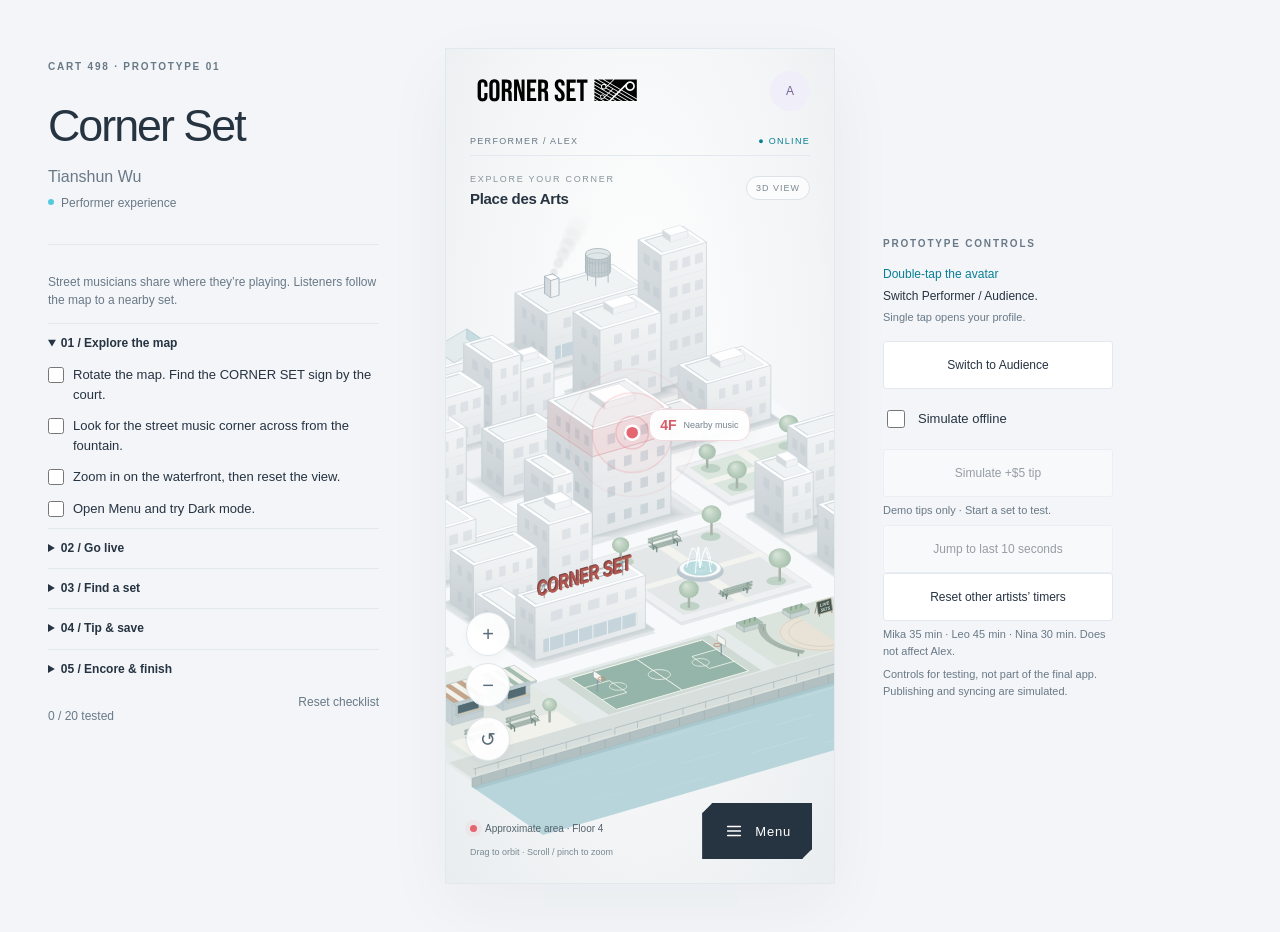
<file: index.html>
<!DOCTYPE html>
<html lang="en">
<head>
  <meta charset="UTF-8">
  <meta name="viewport" content="width=device-width, initial-scale=1">
  <meta name="theme-color" content="#f5f7fa">
  <script>try { document.documentElement.dataset.theme = localStorage.getItem("corner-set-theme") === "night" ? "night" : "day"; } catch {}</script>
  <title>Corner Set — Performer Prototype</title>
  <link rel="stylesheet" href="styles.css">
  <link rel="stylesheet" href="map3d.css">
  <link rel="stylesheet" href="themes.css">
  <script src="themes.js" defer></script>
  <script src="script.js" defer></script>
  <script src="audience.js" defer></script>
  <script src="map3d.js" defer></script>
  <script src="tip-jar.js" defer></script>
  <link rel="stylesheet" href="map-menu.css">
  <script src="map-menu.js" defer></script>
</head>
<body>
  <div class="workspace">
    <aside class="intro">
      <p class="eyebrow">CART 498 · PROTOTYPE 01</p>
      <h1>Corner Set</h1>
      <p class="intro-author">Tianshun Wu</p>
      <p class="intro-role"><span class="intro-performer">Performer experience</span><span class="intro-audience">Audience experience</span></p>
    </aside>

    <div class="app">
      <header class="app-header">
        <a class="brand" href="./index.html" aria-label="Corner Set home">
          <img class="brand-logo" src="assets/LOGO.svg" alt="Corner Set">
        </a>
        <button id="open-profile" class="avatar avatar-button" type="button" aria-label="Open Alex’s profile" aria-controls="profile" aria-expanded="false">A</button>
      </header>

      <div class="mode-bar">
        <span id="role-label">PERFORMER / ALEX</span>
        <span id="connection">● ONLINE</span>
      </div>

      <p id="network-note" class="notice" role="status" hidden></p>
      <p id="storage-note" class="notice" hidden>
        Storage unavailable. Refreshing will reset this demo.
      </p>

      <main id="main">
        <!-- PROFILE: uses the existing fictional demo performer. -->
        <section id="profile" class="screen profile-screen" hidden>
          <button id="profile-back" class="text-button" type="button">← Back</button>
          <p class="eyebrow">YOUR CORNER</p>
          <h2 tabindex="-1">Your profile.</h2>
          <div class="profile-identity">
            <span class="avatar profile-avatar" aria-hidden="true">A</span>
            <div><h3>Alex</h3><p class="small muted">Guitar &amp; vocals</p><span class="tag">PERFORMER</span></div>
          </div>
          <div id="own-musician-profile" class="musician-micro-profile">
              <ul class="music-tags" aria-label="Music genres"></ul>
              <p class="eyebrow musician-about-label">BEHIND THE SOUND</p>
              <p class="musician-bio"></p>
              <a class="musician-social" target="_blank" rel="noopener noreferrer">
                <svg viewBox="0 0 24 24" fill="none" stroke="currentColor" stroke-width="1.6" aria-hidden="true"><rect x="3" y="3" width="18" height="18" rx="5"/><circle cx="12" cy="12" r="4"/><circle cx="17.5" cy="6.5" r=".8" fill="currentColor" stroke="none"/></svg>
                <span class="social-copy"><span class="social-label">Instagram <span class="social-demo">· Sample</span></span><span class="social-handle"></span></span>
                
              </a>
            </div>
          <dl class="profile-details">
            <div><dt>Display name</dt><dd>Alex</dd></div>
            <div><dt>Instruments</dt><dd>Guitar &amp; vocals</dd></div>
            <div><dt>Home corner</dt><dd>Place des Arts</dd></div>
          </dl>
          <p class="profile-demo small muted">Demo profile · Sample information</p>
          <div class="profile-appearance">
            <p class="eyebrow">APPEARANCE</p>
            <div class="theme-row">
              <div><strong>Night mode</strong><p id="theme-description" class="small muted">A softer view after sunset.</p></div>
              <button id="theme-toggle" class="theme-switch" type="button" role="switch" aria-checked="false" aria-label="Night mode" aria-describedby="theme-description"><span aria-hidden="true"></span></button>
            </div>
            <fieldset class="palette-picker"><legend>Theme</legend>
              <label><input type="radio" name="palette" value="studio" checked><span class="palette-card" style="--a:#087f96;--b:#d3e8eb;--c:#263341"><i aria-hidden="true"></i>Studio</span></label>
              <label><input type="radio" name="palette" value="flyer"><span class="palette-card" style="--a:#152957;--b:#e4ff31;--c:#ff659c"><i aria-hidden="true"></i>Flyer</span></label>
              <label><input type="radio" name="palette" value="vinyl"><span class="palette-card" style="--a:#385643;--b:#d5c9b2;--c:#493548"><i aria-hidden="true"></i>Vinyl</span></label>
            </fieldset>
          </div>
        </section>
        <!-- HOME -->
        <section id="home" class="screen home-screen" aria-label="Home — performance area" tabindex="-1">

          <div class="map map-3d" role="group" aria-label="Interactive illustrative 3D neighborhood">
            <canvas id="city-canvas" class="city-canvas" tabindex="0" role="img"
              aria-label="Rotatable 3D neighborhood. A red signal marks approximately floor four of the central building."
              aria-describedby="map-instructions">Your browser does not support the 3D neighborhood preview.</canvas>
            <div class="map-heading"><span>EXPLORE YOUR CORNER</span><strong>Place des Arts</strong></div>
            <span class="map-dimension">3D VIEW</span>
            <div id="floor-label" class="floor-label"><b>4F</b><span>Nearby music</span></div>
            <div class="map-tools" role="group" aria-label="Map controls">
              <button type="button" data-map="in" aria-label="Zoom in" title="Zoom in">+</button>
              <button type="button" data-map="out" aria-label="Zoom out" title="Zoom out">−</button>
              <button type="button" data-map="reset" aria-label="Reset map view" title="Reset view">↺</button>
            </div>
            <div class="map-legend">
              <div class="map-signal-key"><i aria-hidden="true"></i>Approximate area · Floor 4</div>
              <p>Signal stays visible through buildings · Not an exact pin</p>
              <p class="map-help">Drag to orbit · Scroll / pinch to zoom</p>
            </div>
            <span id="map-instructions" class="sr-only">Drag to rotate. Shift-drag or use two fingers to pan. Scroll or pinch to zoom. Keyboard: arrow keys rotate, plus and minus zoom, Home resets. Illustrative buildings and example performance only; not a real listing.</span>
            <p class="map-fallback">3D preview unavailable. Example music area: central building, floor 4. Approximate location only.</p>
          </div>

          <div id="audience-home" hidden>
            <div class="audience-heading"><div><p class="eyebrow">FOLLOW THE MUSIC</p><h3>Your next live moment.</h3></div><span class="you-key">● You</span></div>
            <p id="nearby-status" class="small muted" role="status">Explore nearby performances.</p>
            <div id="performance-card" class="performance-card">
              <div class="section-top"><span id="audience-connection" class="tag">NEARBY</span></div>
              <div class="profile-row"><span id="artist-avatar" class="avatar">A</span><div><h3 id="artist-name">Alex</h3><p id="artist-style" class="small muted"></p></div></div>
              <p id="artist-location" class="small muted"></p>
              <details class="artist-details"><summary>About the artist</summary>
              <div id="artist-micro-profile" class="musician-micro-profile">
              <ul class="music-tags" aria-label="Music genres"></ul>
              <p class="eyebrow musician-about-label">BEHIND THE SOUND</p>
              <p class="musician-bio"></p>
              <a class="musician-social" target="_blank" rel="noopener noreferrer">
                <svg viewBox="0 0 24 24" fill="none" stroke="currentColor" stroke-width="1.6" aria-hidden="true"><rect x="3" y="3" width="18" height="18" rx="5"/><circle cx="12" cy="12" r="4"/><circle cx="17.5" cy="6.5" r=".8" fill="currentColor" stroke="none"/></svg>
                <span class="social-copy"><span class="social-label">Instagram <span class="social-demo">· Sample</span></span><span class="social-handle"></span></span>
                
              </a>
            </div>
              </details>
              <div class="audience-time">
                <div><span class="metric-label">Walk time</span><strong id="audience-distance"></strong> <small id="walk-unit">min</small></div>
                <div><span class="metric-label">Set remaining</span><strong id="audience-timer">20</strong> <small>min</small> <strong id="set-seconds">00</strong> <small>sec</small></div>
              </div>
              <button id="tip-open" class="primary" type="button">Leave a tip <span aria-hidden="true">♡</span></button>
              <p class="footnote">Connect nearby to support the performer.</p>
            </div>
            <div id="nearby-list" class="nearby-list" aria-label="Nearby performances"></div>
          </div>
          <div class="location-row performer-home">
            <span class="location-symbol" aria-hidden="true">◎</span>
            <div>
              <strong>Place des Arts</strong>
              <p class="small muted">Illustrative neighborhood · Demo signal on 4F</p>
            </div>
          </div>

          <button id="start" class="primary performer-home">
            Start a set 
          </button>
          <p class="footnote performer-home">Your public listing shows an area, not an exact pin.</p>
        </section>

        <!-- SETUP -->
        <section id="setup" class="screen" hidden>
          <button id="back" class="text-button">← Back</button>
          <h2 class="sr-only" tabindex="-1">Set duration</h2>
          <figure class="setup-location">
            <figcaption>
              <div class="setup-place">
                <span class="eyebrow">Your location</span>
                <strong>Place des Arts</strong>
              </div>
              <span class="setup-floor" aria-label="Floor 4">4F</span>
            </figcaption>
            <canvas id="setup-building" role="img"
            aria-label="Performance location on the fourth floor of the highlighted building in the Place des Arts neighborhood"></canvas>
          </figure>

          <fieldset>
            <legend class="eyebrow">SET DURATION</legend>
            <div class="duration-options">
              <label>
                <input type="radio" name="duration" value="30" checked>
                <span><strong>30</strong>min</span>
              </label>
              <label>
                <input type="radio" name="duration" value="45">
                <span><strong>45</strong>min</span>
              </label>
              <div class="custom-tile">
                <label>
                  <input type="radio" name="duration" value="custom">
                  <span>Custom</span>
                </label>
                <input id="custom-minutes" type="number" inputmode="numeric" min="1" step="1"
                  placeholder="Min" aria-label="Custom duration in minutes" required hidden>
              </div>
            </div>
          </fieldset>

          <div class="profile-row">
            <span class="avatar">A</span>
            <div>
              <strong>Alex</strong>
              <p class="small muted">Acoustic / Guitar & vocals</p>
            </div>
            <span class="tag">DEMO PROFILE</span>
          </div>

          <button id="publish" class="primary">
            Go live 
          </button>
        </section>

        <!-- LIVE -->
        <section id="live" class="screen live-screen" tabindex="-1" aria-label="Live performance" hidden>
          <div class="section-top">
            <span id="live-state" class="tag">LIVE NOW</span>
            <span class="small muted">SESSION / 01</span>
          </div>

          
          <p class="muted">Alex · Place des Arts</p>

          <div id="timer-ring" class="timer-ring" tabindex="0" role="button" aria-label="Double-tap to add 10 minutes, or press Enter">
            <div class="timer-inner">
              <span class="eyebrow">TIME REMAINING</span>
              <span id="timer" class="timer" role="timer"
                    aria-label="Time remaining">30:00</span>
              <span id="end-time" class="small muted"></span>
            </div>
          </div>

<p class="timer-hint small muted">Double-tap the timer to add 10 minutes.</p>
          <div id="live-feedback"></div>

          <div class="tip-card">
            <div>
              <span class="eyebrow">CURRENT TIP JAR</span>
              
              <span id="jar-total" class="sr-only" role="status" aria-live="polite">Total tips: $0 CAD</span>
            </div>
            <div class="tip-stack" aria-hidden="true"></div>
          </div>

          <p id="listing-status" class="footnote">
            Your area is visible on the demo map.
          </p>
          <button id="end" class="danger-button">End set</button>
        </section>

        <!-- FINISHED -->
        <section id="finished" class="screen finish-screen" hidden>
          <div class="finish-symbol" aria-hidden="true">✓</div>
          <p class="eyebrow">THAT’S A WRAP</p>
          <h2 tabindex="-1">Let's call it a day<br>: )</h2>
          <p id="finish-status" class="muted"></p>
          <div class="info-card">
            <span class="eyebrow">TIME PLAYED</span>
            <h3 id="played">0 min</h3>
            <p class="small muted">Thanks for sharing your corner.</p>
          </div>
          <button id="again" class="primary">Back to home ↗</button>
        </section>
      </main>

      <!-- <footer class="app-footer">
        <span>CS / PERFORMER</span>
        <span>FUNCTIONAL STUDY — 01</span>
      </footer> -->
    </div>

    <aside class="demo-panel" aria-label="Prototype testing controls">
      <p class="eyebrow">PROTOTYPE CONTROLS</p>
      <p class="role-hint"><strong>Double-tap the avatar</strong><br>Switch Performer / Audience.<br><span class="small muted">Single tap opens your profile.</span></p>
      <button id="switch-role" class="secondary" type="button">Switch to Audience</button>
      <div id="audience-demo" hidden>
        <p class="eyebrow">SIMULATE YOUR WALK</p>
        <label class="small" for="walk-target">Walk toward</label>
        <select id="walk-target"><option value="alex">Alex · Acoustic</option><option value="mika">Mika · Jazz</option><option value="leo">Leo · Electronic</option></select>
        <button id="walk-start" class="secondary" type="button">Walk toward performance</button>
        <button id="walk-reset" class="text-button" type="button">Reset my position</button>
        <p class="small muted">Demo positions, not GPS. Enter a 45 m area to connect automatically; leave 65 m to disconnect. No audio streaming or real payment.</p>
      </div>
      <label class="offline-control">
        <input id="offline-toggle" type="checkbox">
        Simulate offline
      </label>
      <button id="simulate-tip" class="secondary" type="button">Simulate +$5 tip</button>
      <p class="small muted">Demo tips only · Start a set to test.</p>
      <button id="fast-forward" class="secondary">Jump to last 10 seconds</button>
      <p class="small muted">
        Controls for testing, not part of the final app.
        Publishing and syncing are simulated.
      </p>
    </aside>
  </div>

  <dialog id="end-dialog" aria-labelledby="dialog-title">
    <form method="dialog">
      <p class="eyebrow">END PERFORMANCE</p>
      <h2 id="dialog-title">Calling it a day?</h2>
      <p id="end-warning" class="muted"></p>
      <button class="primary" value="cancel">Keep playing</button>
      <button class="danger-button" value="end">End set</button>
    </form>
  </dialog>

  <dialog id="tip-dialog" aria-labelledby="tip-title">
    <form method="dialog">
      <p class="eyebrow">A LITTLE APPRECIATION</p><h2 id="tip-title">Support Alex.</h2>
      <p class="muted">Choose a demo tip amount in CAD.</p>
      <fieldset><legend class="sr-only">Tip amount</legend><div class="duration-options">
        <label><input type="radio" name="tip" value="3" checked><span>$3</span></label>
        <label><input type="radio" name="tip" value="5"><span>$5</span></label>
        <label><input type="radio" name="tip" value="10"><span>$10</span></label>
      </div></fieldset>
      <p class="small muted">Prototype only. No money will be charged.</p>
      <button id="tip-confirm" class="primary" type="button">Send demo tip</button>
      <button class="danger-button" value="cancel">Cancel</button>
    </form>
  </dialog>
  <div id="toast" class="toast" role="status" hidden></div>
</body>
</html>
</file>
<file: styles.css>
:root {
  --background: #f3f5f8;
  --surface: #ffffff;
  --text: #263341;
  --muted: #697987;
  --line: #e2e9ee;
  --accent: #087f96;
  --cyan: #54cadd;
  --soft: #eaf8fb;
  --danger: #b64d5e;
  --orange: #9c6020;
}

* { box-sizing: border-box; }
[hidden] { display: none !important; }

body {
  margin: 0;
  background: var(--background);
  color: var(--text);
  font-family: "Segoe UI", Arial, sans-serif;
  -webkit-font-smoothing: antialiased;
}

button, input { font: inherit; }
button { cursor: pointer; }
a { color: inherit; }
button, a, input { -webkit-tap-highlight-color: transparent; }

:focus-visible {
  outline: 3px solid var(--accent);
  outline-offset: 4px;
}

button:disabled {
  opacity: .45;
  cursor: not-allowed;
}

.workspace {
  min-height: 100vh;
  display: grid;
  grid-template-columns: minmax(220px, 1fr) 390px minmax(180px, 1fr);
  align-items: center;
  gap: 48px;
  max-width: 1320px;
  padding: 48px;
  margin: auto;
}

.intro h1 {
  font-size: clamp(32px, 3.5vw, 52px);
  font-weight: 300;
  line-height: 1.15;
  letter-spacing: -2px;
  margin: 24px 0;
}

.intro p { line-height: 1.8; color: var(--muted); }
.intro h1 { margin-bottom: 14px; }
.intro .intro-author { margin: 0; line-height: 1.4; }
.intro .intro-role { margin: 6px 0 32px; font-size: 12px; line-height: 1.5; }
.intro-role::before {
  content: ""; display: inline-block; width: 6px; height: 6px;
  margin-right: 7px; vertical-align: .12em; border-radius: 50%; background: var(--cyan);
}
.intro-audience, .workspace:has(#audience-home:not([hidden])) .intro-performer { display: none; }
.workspace:has(#audience-home:not([hidden])) .intro-audience { display: inline; }

.app {
  background: var(--surface);
  min-height: 800px;
  border: 1px solid var(--line);
  box-shadow: 0 22px 65px #2633410c;
  display: flex;
  flex-direction: column;
  overflow: hidden;
}

.app-header {
  display: flex;
  align-items: center;
  justify-content: space-between;
  padding: 25px 24px 20px;
}

.brand {
  display: flex;
  align-items: center;
  gap: 10px;
  text-decoration: none;
  font-size: 14px;
  letter-spacing: 2px;
  font-weight: 650;
}

.brand-logo {
  display: block;
  width: 174px;
  max-width: 100%;
  height: auto;
  max-height: 48px;
  object-fit: contain;
}

.brand { max-width: calc(100% - 48px); }

.brand small {
  display: block;
  font-size: 7px;
  letter-spacing: 1.4px;
  margin-top: 5px;
  color: var(--muted);
}

.brand-mark {
  width: 36px;
  height: 36px;
  border: 1px solid var(--cyan);
  display: grid;
  place-items: center;
  color: var(--accent);
  font-size: 13px;
  font-weight: 400;
  transform: skew(-8deg);
}

.avatar {
  display: grid;
  place-items: center;
  width: 34px;
  height: 34px;
  border-radius: 50%;
  background: #f0eef9;
  color: #776596;
  font-size: 12px;
  flex-shrink: 0;
}

.mode-bar, .app-footer {
  display: flex;
  justify-content: space-between;
  gap: 12px;
  font-size: 9px;
  letter-spacing: 1.3px;
  color: var(--muted);
  padding: 14px 24px;
  border-top: 1px solid var(--line);
  border-bottom: 1px solid var(--line);
}

#connection { color: var(--accent); }
main { flex: 1; display: flex; flex-direction: column; }
.screen { padding: 28px 24px 24px; animation: enter .22s ease-out; }

.eyebrow {
  font-size: 10px;
  font-weight: 600;
  letter-spacing: 1.8px;
  color: var(--muted);
}

h2 {
  font-size: 35px;
  font-weight: 300;
  letter-spacing: -1.3px;
  line-height: 1.15;
  margin: 18px 0 12px;
}

h3 { font-size: 18px; font-weight: 500; margin: 12px 0 8px; }
p { line-height: 1.6; }
.muted { color: var(--muted); font-size: 13px; }
.small { font-size: 11px; margin: 5px 0; }
.footnote { font-size: 10px; color: var(--muted); text-align: center; line-height: 1.6; }

/* Home: map grows into the former introduction area. */
.home-screen {
  flex: 1;
  display: flex;
  flex-direction: column;
  padding-top: 0;
}

.home-screen .map {
  flex: 1 0 420px;
  margin-top: 0;
  border-top: 0;
}

.home-screen > :not(.map) { flex-shrink: 0; }

.map {
  height: 215px;
  position: relative;
  overflow: hidden;
  margin: 26px -24px 0;
  background-color: #f1f4f6;
  background-image:
    repeating-linear-gradient(22deg, transparent 0 47px, white 48px 57px, transparent 58px 105px),
    repeating-linear-gradient(112deg, transparent 0 58px, white 59px 68px, transparent 69px 121px);
  border-block: 1px solid var(--line);
}

.map-park {
  position: absolute;
  width: 140px;
  height: 84px;
  background: #dceae2;
  top: calc(50% - 42px);
  left: calc(50% - 70px);
  transform: rotate(22deg);
}

.area-circle {
  position: absolute;
  width: 130px;
  height: 130px;
  border: 1px solid #39b4ca;
  border-radius: 50%;
  background: #63d3e52b;
  top: calc(50% - 65px);
  left: calc(50% - 65px);
  box-shadow: 0 0 0 12px #63d3e50a;
}

.map-label { position: absolute; font-size: 8px; letter-spacing: 1px; color: #6c7c85; }
.label-one { top: 24px; left: 20px; }
.label-two { bottom: 36px; right: 18px; }

.area-caption {
  position: absolute;
  top: 50%;
  transform: translateY(-50%);
  width: 100%;
  text-align: center;
  font-size: 9px;
  letter-spacing: 2px;
  color: var(--accent);
}

.map-caption {
  position: absolute;
  bottom: 8px;
  left: 12px;
  font-size: 7px;
  letter-spacing: 1px;
  color: var(--muted);
}

.location-row, .profile-row {
  display: flex;
  align-items: center;
  gap: 12px;
  padding: 22px 0;
  font-size: 13px;
}

.location-symbol { font-size: 27px; color: var(--accent); }
.profile-row .tag { margin-left: auto; font-size: 8px; }

.primary, .secondary, .danger-button, .extend-button {
  width: 100%;
  min-height: 48px;
  padding: 15px;
  border: 1px solid var(--line);
  border-radius: 3px;
  transition: background .15s, transform .15s;
}

.primary {
  display: flex;
  justify-content: space-between;
  background: var(--accent);
  border-color: var(--accent);
  color: white;
  text-align: left;
}

.primary:hover:not(:disabled) { background: #066b80; }
button:active:not(:disabled) { transform: translateY(1px); }
.secondary { background: white; font-size: 12px; }

.text-button {
  border: 0;
  padding: 8px 0;
  min-height: 44px;
  background: none;
  color: var(--muted);
  font-size: 12px;
  margin: -15px 0 14px;
}

.info-card { border: 1px solid var(--line); padding: 20px; margin: 26px 0; }
.tag {
  display: inline-block;
  padding: 7px 9px;
  background: var(--soft);
  color: var(--accent);
  font-size: 9px;
  letter-spacing: 1px;
}

fieldset { border: 0; padding: 0; margin: 28px 0 10px; }
legend { padding: 0; margin-bottom: 15px; }
#main:has(#setup:not([hidden])) {
  min-height: 0;
  overflow: hidden auto;
  scrollbar-width: none;
}
#main:has(#setup:not([hidden]))::-webkit-scrollbar { display: none; }
#setup:not([hidden]) {
  flex: 1 0 0;
  min-height: min-content;
  display: grid;
  grid-template-columns: minmax(0, 1fr);
  grid-template-rows: auto minmax(146px, 1fr) auto auto auto;
  gap: 12px;
  padding: 12px 24px calc(30px + env(safe-area-inset-bottom, 0px));
}
#setup .text-button { justify-self: start; margin: 0; }
.setup-location {
  position: relative; display: grid; grid-template-rows: auto minmax(0, 1fr);
  min-width: 0; margin: 0; overflow: hidden;
  border: 1px solid var(--line); background: var(--surface);
  box-shadow: 0 5px 16px #1022310d;
}
.setup-location figcaption {
  display: flex; align-items: center; justify-content: space-between; gap: 12px;
  padding: 9px 14px; border-left: 3px solid var(--accent);
  border-bottom: 1px solid var(--line); color: var(--text);
}
.setup-place { display: grid; gap: 2px; }
.setup-location .eyebrow {
  margin: 0; color: var(--muted); text-transform: uppercase; font-size: 9px;
}
.setup-place strong { font-size: 17px; line-height: 1.25; letter-spacing: -.3px; }
.setup-floor {
  display: inline-flex; align-items: center; gap: 8px;
  padding: 5px 8px; border: 1px solid var(--line);
  color: var(--text); font-weight: 600; font-size: 12px;
}
.setup-floor::before {
  content: ""; width: 7px; height: 7px; border-radius: 50%;
  background: #e56570; box-shadow: 0 0 0 3px #e5657024;
}
#setup-building {
  display: block; width: 100%; height: 100%; min-height: 0; contain: size;
  background: var(--surface);
}
#setup fieldset { min-inline-size: 0; margin: 0; }
#setup legend { margin-bottom: 9px; }
#setup .profile-row { margin: 0; padding: 6px 0; }
#setup .duration-options { grid-template-columns: repeat(3, minmax(0, 1fr)); gap: 8px; }
#setup .duration-options label { display: block; }
#setup .duration-options label span,
#setup #custom-minutes {
  box-sizing: border-box; height: 64px; width: 100%; min-width: 0;
}
#setup .duration-options label span {
  align-items: baseline;
  align-content: center;
  flex-wrap: wrap;
  padding: 0 4px;
  line-height: 1;
  font-variant-numeric: tabular-nums;
}
#setup .custom-tile { position: relative; }
#setup .custom-tile label span { font-size: clamp(18px, 4vw, 23px); font-weight: 300; }
#setup #custom-minutes {
  position: absolute; inset: 0; opacity: 1; padding: 0 6px;
  appearance: textfield; border: 1px solid var(--accent); border-radius: 0;
  background: var(--soft); color: var(--accent); text-align: center;
  font: inherit; font-size: 26px; font-weight: 300;
}
#custom-minutes::-webkit-inner-spin-button,
#custom-minutes::-webkit-outer-spin-button { -webkit-appearance: none; }
#custom-minutes:focus-visible { outline: 2px solid var(--accent); outline-offset: 2px; }
.duration-options { display: grid; grid-template-columns: repeat(3, 1fr); gap: 10px; }
.duration-options label { position: relative; cursor: pointer; }
.duration-options input { position: absolute; opacity: 0; width: 1px; height: 1px; }

.duration-options label span {
  display: flex;
  align-items: baseline;
  justify-content: center;
  gap: 5px;
  padding: 20px 10px;
  border: 1px solid var(--line);
  color: var(--muted);
  font-size: 11px;
}

.duration-options strong { font-size: 26px; font-weight: 300; }
.duration-options input:checked + span { border-color: var(--accent); color: var(--accent); background: var(--soft); }
.duration-options input:focus-visible + span { outline: 3px solid var(--accent); outline-offset: 3px; }

.section-top { display: flex; justify-content: space-between; align-items: center; }
.live-screen h2 { font-size: 29px; margin-top: 25px; }

.timer-ring {
  --progress: 100%;
  width: min(244px, calc(100% - 72px));
  height: auto;
  aspect-ratio: 1;
  margin: 62px auto;
  position: relative;
  isolation: isolate;
  box-shadow: 0 0 28px rgba(84, 202, 221, .09);
  border-radius: 50%;
  background: conic-gradient(var(--cyan) var(--progress), #edf1f4 0);
  padding: 3px;
}

/* Decorative water-like contours; the actual progress ring stays still. */
.timer-ring::before,
.timer-ring::after {
  content: "";
  position: absolute;
  inset: -25px;
  z-index: -1;
  pointer-events: none;
  border: 1px solid rgba(85, 192, 181, .23);
  border-radius: 39% 61% 43% 57% / 58% 40% 60% 42%;
  background: conic-gradient(from 25deg,
    rgba(94, 206, 222, .24),
    rgba(143, 215, 165, .25) 30%,
    rgba(241, 220, 128, .28) 55%,
    rgba(142, 218, 187, .22) 78%,
    rgba(94, 206, 222, .24));
  box-shadow: 0 0 20px rgba(119, 205, 190, .08);
  animation: timer-wave 16s linear infinite;
}

.timer-ring::after {
  inset: -32px;
  border-color: rgba(119, 200, 179, .19);
  opacity: .65;
  border-radius: 58% 42% 62% 38% / 44% 59% 41% 56%;
  animation-duration: 23s;
  animation-delay: -7s;
  animation-direction: reverse;
}

@keyframes timer-wave {
  0% { transform: rotate(0deg) scale(1); border-radius: 36% 64% 42% 58% / 61% 37% 63% 39%; }
  25% { transform: rotate(90deg) scale(1.025); border-radius: 59% 41% 65% 35% / 38% 62% 41% 59%; }
  50% { transform: rotate(180deg) scale(.98); border-radius: 66% 34% 44% 56% / 58% 35% 65% 42%; }
  75% { transform: rotate(270deg) scale(1.015); border-radius: 41% 59% 34% 66% / 64% 43% 57% 36%; }
  100% { transform: rotate(360deg) scale(1); border-radius: 36% 64% 42% 58% / 61% 37% 63% 39%; }
}

.timer-inner {
  width: 100%;
  height: 100%;
  border-radius: 50%;
  background: white;
  display: flex;
  flex-direction: column;
  justify-content: center;
  align-items: center;
  border: 9px solid white;
  box-shadow: inset 0 0 0 1px var(--line);
}

.timer { font-size: 53px; font-weight: 300; letter-spacing: -2px; font-variant-numeric: tabular-nums; margin: 12px 0; }

.extend-button {
  background: var(--soft);
  border-color: #bde7ee;
  color: var(--accent);
  font-size: 22px;
  letter-spacing: 2px;
}

.extend-button small { display: block; font-size: 10px; letter-spacing: .5px; margin-top: 5px; }
.tip-card { display: flex; align-items: center; justify-content: space-between; padding: 24px 0 16px; }
.tip-card h3 { margin: 8px 0; }
.tip-symbol { color: #a78bc2; font-size: 32px; }
.danger-button { color: var(--danger); background: white; border-color: #ebd7db; }
.danger-button:hover { background: #fff5f6; }

.notice { margin: 0; padding: 12px 24px; background: #fff4df; color: #7b5721; font-size: 11px; }
.finish-screen { padding-top: 50px; }
.finish-symbol { width: 60px; height: 60px; border: 1px solid var(--cyan); color: var(--accent); display: grid; place-items: center; border-radius: 50%; font-size: 24px; margin-bottom: 30px; }

.app-footer { border-bottom: 0; font-size: 8px; margin-top: 20px; }
.demo-panel { max-width: 230px; }
.offline-control { display: flex; gap: 10px; align-items: center; padding: 18px 0; font-size: 13px; min-height: 48px; }
.offline-control input { accent-color: var(--accent); width: 18px; height: 18px; }

dialog {
  width: min(350px, calc(100% - 32px));
  border: 1px solid var(--line);
  padding: 26px;
  color: var(--text);
  box-shadow: 0 20px 80px #172b3a30;
}
dialog::backdrop { background: #20313f65; backdrop-filter: blur(4px); }
dialog h2 { font-size: 29px; }
dialog button { margin-top: 12px; }

.toast {
  position: fixed;
  bottom: 25px;
  left: 50%;
  transform: translateX(-50%);
  width: max-content;
  max-width: calc(100% - 32px);
  padding: 13px 20px;
  background: #263341;
  color: white;
  font-size: 12px;
  box-shadow: 0 8px 30px #0002;
  z-index: 10;
}

@keyframes enter {
  from { opacity: 0; transform: translateY(5px); }
  to { opacity: 1; transform: translateY(0); }
}

@media (max-width: 1050px) {
  .workspace { grid-template-columns: 390px 200px; justify-content: center; gap: 30px; }
  .intro { display: none; }
}

@media (max-width: 680px) {
  .workspace { display: block; padding: 0; }
  .app { width: 100%; max-width: 430px; margin: auto; min-height: 100svh; border: 0; }
  .home-screen .map { flex-basis: clamp(280px, 52svh, 420px); }
  .demo-panel { max-width: 430px; margin: auto; padding: 24px; }
}

@media (prefers-reduced-motion: reduce) {
  *, *::before, *::after { animation: none !important; transition: none !important; }
}

/* Profile and shared day/night theme. */
:root { color-scheme: light; --button-text: #fff; --button-hover: #066b80; }
:root[data-theme="night"] {
  color-scheme: dark;
  --background: #10161e; --surface: #171f29; --text: #e4ebf2;
  --muted: #a1afbe; --line: #303d4b; --accent: #78d4e3;
  --cyan: #62bdce; --soft: #223642; --danger: #f29ba9; --orange: #e7b879;
  --button-text: #132731; --button-hover: #97e1ec;
}
.avatar-button { border: 1px solid transparent; width: 40px; height: 40px; padding: 0; }
.avatar-button:hover, .avatar-button[aria-expanded="true"] { border-color: var(--accent); }
.profile-screen { flex: 1; display: flex; flex-direction: column; }
.profile-screen > .text-button { align-self: flex-start; }
.profile-screen > .eyebrow { margin-top: 0; }
.profile-screen h2 { margin-top: 8px; }
.profile-identity { display: flex; align-items: center; gap: 18px; padding: 24px 0; }
.profile-avatar { width: 68px; height: 68px; font-size: 26px; font-weight: 300; }
.profile-identity h3 { margin: 0 0 4px; font-size: 25px; font-weight: 400; }
.profile-identity .tag { margin-top: 8px; }
.profile-details { margin: 0; }
.profile-details > div { display: flex; justify-content: space-between; gap: 18px; padding: 17px 0; border-bottom: 1px solid var(--line); font-size: 12px; }
.profile-details dt { color: var(--muted); }
.profile-details dd { margin: 0; text-align: right; }
.profile-demo { padding: 12px 0 24px; }
.profile-appearance { margin-top: auto; padding-top: 22px; border-top: 1px solid var(--line); }
.theme-row { display: flex; align-items: center; justify-content: space-between; gap: 16px; padding: 10px 0 6px; }
.theme-row strong { font-size: 14px; font-weight: 500; }
.theme-switch { width: 50px; min-width: 50px; height: 30px; border: 1px solid var(--line); border-radius: 30px; padding: 3px; background: #dce3e9; }
.theme-switch span { display: block; width: 22px; height: 22px; border-radius: 50%; background: #fff; box-shadow: 0 1px 4px #0002; transition: transform .2s; }
.theme-switch[aria-checked="true"] { background: var(--accent); border-color: var(--accent); }
.theme-switch[aria-checked="true"] span { transform: translateX(20px); background: #172b35; }
.primary { color: var(--button-text); }
.primary:hover:not(:disabled) { background: var(--button-hover); }
.secondary, .danger-button, dialog, .timer-inner { background: var(--surface); }
.secondary { color: var(--text); }
.timer-inner { border-color: var(--surface); }
#end-dialog .primary { justify-content: center; text-align: center; align-items: center; }
:root[data-theme="night"] .avatar { background: #343047; color: #d3bff0; }
:root[data-theme="night"] .timer-ring { background: conic-gradient(var(--cyan) var(--progress), var(--line) 0); }
:root[data-theme="night"] .extend-button { border-color: #365866; }
:root[data-theme="night"] .danger-button { border-color: #65414e; }
:root[data-theme="night"] .danger-button:hover { background: #352630; }
:root[data-theme="night"] .notice { background: #3d3321; color: #f0ce94; }
:root[data-theme="night"] dialog::backdrop { background: #060c16a6; }
:root[data-theme="night"] .toast { background: #dce7ee; color: #172731; }
:root[data-theme="night"] .logo-fallback { filter: brightness(0) invert(1); }

/* Audience shares the same type, spacing, cards and theme tokens. */
.role-hint { font-size: 12px; line-height: 1.8; }
.role-hint strong { color: var(--accent); font-weight: 500; }
#audience-demo { margin-top: 24px; border-top: 1px solid var(--line); padding-top: 14px; }
#walk-target { width: 100%; padding: 12px 8px; margin: 8px 0 12px; color: var(--text); background: var(--surface); border: 1px solid var(--line); border-radius: 3px; font: inherit; font-size: 12px; }
#walk-reset { margin: 8px 0 0; }
.audience-heading { display: flex; align-items: center; justify-content: space-between; gap: 12px; margin-top: 20px; }
.audience-heading h3 { font-size: 21px; font-weight: 300; margin: 8px 0; }
.you-key { color: #287edb; font-size: 11px; white-space: nowrap; }
.performance-card { border: 1px solid var(--line); padding: 18px; margin: 18px 0; border-radius: 12px; }
.performance-card.is-connected { border-color: var(--accent); }
.performance-card .profile-row { padding: 12px 0; }
.performance-card h3 { margin: 0; }
.audience-time { display: flex; align-items: center; justify-content: space-between; margin: 22px 0; }
.audience-time strong { font-size: 30px; font-weight: 300; font-variant-numeric: tabular-nums; }
.nearby-list { display: grid; gap: 8px; margin: 16px 0; }
.nearby-item { display: flex; justify-content: space-between; align-items: center; gap: 10px; padding: 13px; background: var(--surface); color: var(--text); border: 1px solid var(--line); border-radius: 8px; text-align: left; font-size: 12px; }
.nearby-item[aria-pressed="true"] { border-color: var(--accent); background: var(--soft); }
.nearby-item small { color: var(--muted); }
#tip-dialog .primary { justify-content: center; }
:root[data-theme="night"] .you-key { color: #80b8ff; }

@property --role-reveal {
  syntax: '<length>';
  inherits: false;
  initial-value: 0px;
}
/* Avatar-origin role transition; scoped to the phone, not the demo controls. */
:root { --role-wash: #e3f5f8; --role-wave: #62bfd13b; }
:root[data-theme="night"] { --role-wash: #223844; --role-wave: #7dd4df30; }
.app { view-transition-name: role-surface; }
.role-transitioning .app { pointer-events: none; }
.role-transitioning .screen { animation: none; }
::view-transition-group(role-surface) { animation-duration: 760ms; animation-timing-function: cubic-bezier(.4,0,.2,1); overflow: clip; }
::view-transition-old(role-surface),
::view-transition-new(role-surface) { mix-blend-mode: normal; height: 100%; object-fit: cover; object-position: top; }
::view-transition-old(role-surface) { animation: none; z-index: 1; }
::view-transition-new(role-surface) { z-index: 2; mask-image: radial-gradient(circle at var(--role-x) var(--role-y), #000 calc(var(--role-reveal) - 26px), #000b calc(var(--role-reveal) - 16px), #0003 calc(var(--role-reveal) - 5px), transparent var(--role-reveal)); animation: role-circle-reveal 760ms cubic-bezier(.4,0,.2,1) both; }
::view-transition-old(root), ::view-transition-new(root) { animation: none; mix-blend-mode: normal; }
@keyframes role-circle-reveal {
  0% { --role-reveal: 0px; clip-path: circle(0px at var(--role-x) var(--role-y)); filter: saturate(.8) brightness(1.06); }
  100% { --role-reveal: var(--role-radius); clip-path: circle(var(--role-radius) at var(--role-x) var(--role-y)); filter: none; }
}
.role-ripple-curtain { position: fixed; overflow: hidden; z-index: 1000; pointer-events: auto; contain: paint; }
.role-ripple-disk { position: absolute; border-radius: 50%; background: var(--role-wash); transform: translate(-50%,-50%) scale(0); box-shadow: 0 0 0 18px var(--role-wave), 0 0 0 40px var(--role-wave); }
@media (prefers-reduced-motion: reduce) {
  ::view-transition-group(role-surface), ::view-transition-old(role-surface), ::view-transition-new(role-surface) { animation: none !important; }
}



.role-transitioning .app {
  pointer-events: none;
}

.role-transitioning .screen {
  animation: none;
}

.role-ink-curtain {
  position: fixed;
  display: block;
  z-index: 1000;
  overflow: hidden;
  pointer-events: auto;
  contain: paint;
}

.role-ink-curtain path {
  vector-effect: non-scaling-stroke;
}
/* Musician micro-profiles use the shared day and night palette. */
.musician-micro-profile { min-width: 0; }
.music-tags { display: flex; flex-wrap: wrap; gap: 6px; list-style: none; padding: 0; margin: 14px 0 20px; }
.music-tag { padding: 6px 10px; border: 1px solid var(--line); border-radius: 999px; background: var(--soft); color: var(--accent); font-size: 11px; font-weight: 500; line-height: 1.3; }
.musician-about-label { margin: 0 0 8px; font-size: 9px; }
.musician-bio { margin: 0 0 18px; font-size: 13px; line-height: 1.75; color: var(--text); }
.musician-social { display: flex; align-items: center; gap: 10px; min-height: 58px; padding: 11px 12px; border: 1px solid var(--line); border-radius: 10px; color: var(--text); text-decoration: none; transition: background .18s, border-color .18s; }
.musician-social:hover { background: var(--soft); border-color: var(--accent); }
.musician-social > svg { width: 22px; height: 22px; flex-shrink: 0; color: var(--accent); }
.social-copy { display: grid; gap: 4px; min-width: 0; }
.social-label { font-size: 11px; font-weight: 600; }
.social-demo { color: var(--muted); font-size: 10px; font-weight: 400; }
.social-handle { font-size: 11px; color: var(--muted); overflow-wrap: anywhere; line-height: 1.4; }
.social-arrow { margin-left: auto; color: var(--accent); font-size: 20px; }
#own-musician-profile { padding-bottom: 20px; border-bottom: 1px solid var(--line); }
.performance-card .profile-row > div { min-width: 0; }
.performance-card .avatar { flex-shrink: 0; }

.intro {
  align-self: start;
  position: sticky;
  top: 48px;
}

/* Refined type, action hierarchy and music card. */
.screen h2 { font-size: 30px; font-weight: 450; letter-spacing: -1px; line-height: 1.2; }
.screen h3 { font-weight: 600; letter-spacing: -.35px; }
.screen .small { font-size: 12px; line-height: 1.6; }
.screen .eyebrow { font-size: 10px; letter-spacing: 1.35px; line-height: 1.5; }
.screen .footnote { font-size: 11px; line-height: 1.6; }
.screen .primary, .screen .secondary, .screen .danger-button {
  min-height: 46px; border-radius: 9px; font-size: 14px; font-weight: 550;
  letter-spacing: -.1px; justify-content: center; gap: 10px;
  transition: background .18s, border-color .18s, transform .18s;
}
.screen .primary:active:not(:disabled), .screen .secondary:active:not(:disabled) { transform: scale(.985); }
.screen .secondary { background: var(--surface); border: 1px solid var(--line); color: var(--text); }
.screen .text-button { font-size: 12px; font-weight: 500; }
.screen button:focus-visible, .artist-details summary:focus-visible { outline: 2px solid var(--accent); outline-offset: 4px; }
#performance-card { display: flex; flex-direction: column; padding: 22px; border-radius: 18px; background: var(--surface); box-shadow: 0 8px 28px #26334106; }
#performance-card[hidden] { display: none; }
#performance-card.is-connected { border-color: var(--accent); box-shadow: 0 6px 24px #087e920a; }
#performance-card > .section-top { order: 0; }
#performance-card > .profile-row { order: 1; padding: 20px 0 10px; gap: 14px; }
#artist-avatar { width: 54px; height: 54px; flex: 0 0 54px; border-radius: 14px; font-size: 23px; font-weight: 400; background: var(--soft); color: var(--accent); border: 1px solid var(--line); }
#artist-name { font-size: 25px; font-weight: 600; line-height: 1.2; letter-spacing: -.7px; }
#artist-style { margin: 5px 0 0; font-size: 12px; }
#artist-location { order: 2; margin: 0 0 15px; font-size: 12px; }
#performance-card > .alex-preview { order: 3; margin: 0 0 15px; padding: 15px; background: var(--soft); border: 1px solid var(--line); border-radius: 12px; }
#performance-card .alex-preview-label { font-size: 9px; letter-spacing: 1.2px; display: flex; align-items: center; gap: 9px; }
#performance-card .alex-preview-title { font-size: 14px; font-weight: 550; letter-spacing: -.2px; }
#performance-card .alex-preview-button { width: 42px; height: 42px; min-height: 42px; border-radius: 50%; background: var(--surface); border-color: var(--line); color: var(--accent); }
#performance-card .alex-preview-footer { font-size: 10px; }
#performance-card > .audience-time { order: 4; margin: 0 0 18px; padding: 14px 0; border-top: 1px solid var(--line); border-bottom: 1px solid var(--line); }
#performance-card .audience-time strong { font-size: 28px; font-weight: 400; letter-spacing: -.8px; }
#performance-card > #tip-open { order: 5; margin: 0; }
#performance-card > #encore-open { order: 6; min-height: 44px; border-radius: 9px; font-size: 13px; font-weight: 550; }
#performance-card > .footnote { order: 7; margin: 10px 0; }
#performance-card > button { order: 8; }
#performance-card > .artist-details { order: 9; margin-top: 12px; border-top: 1px solid var(--line); }
.artist-details summary { padding: 15px 0 3px; cursor: pointer; font-size: 12px; font-weight: 550; color: var(--muted); }
#performance-card .musician-micro-profile { margin-top: 14px; }
#performance-card .musician-bio { font-size: 13px; line-height: 1.7; }
#performance-card .sound-bars { display: inline-flex; align-items: center; gap: 2px; height: 14px; }
.sound-bars i { width: 2px; height: 5px; border-radius: 2px; background: var(--accent); }
.sound-bars i:nth-child(2) { height: 12px; animation-delay: -.3s; }
.sound-bars i:nth-child(3) { height: 8px; animation-delay: -.6s; }
.sound-bars i:nth-child(4) { height: 10px; animation-delay: -.15s; }
.is-playing .sound-bars i { animation-name: sound-level; animation-duration: .8s; animation-iteration-count: infinite; animation-direction: alternate; }
@keyframes sound-level { from { transform: scaleY(.35); } to { transform: scaleY(1); } }
@media (prefers-reduced-motion: reduce) { .is-playing .sound-bars i { animation: none; } }
@media (max-width: 380px) { #performance-card { padding: 17px; } #artist-name { font-size: 23px; } }

/* Keep rectangular panels and actions crisp. */
#performance-card,
#performance-card #artist-avatar,
#performance-card > .alex-preview,
#performance-card .alex-preview-button,
#performance-card button,
#performance-card #encore-open,
#performance-card .musician-social,
.screen .primary,
.screen .secondary,
.screen .danger-button,
.screen .extend-button,
.screen .encore-box,
.screen .duration-options label,
.screen .duration-options label span {
  border-radius: 0;
}

/* Consistent square UI surfaces and controls. */
.screen button,
.screen input,
.screen select,
.screen textarea,
.screen .nearby-item,
.screen .performance-card,
.screen .music-tag,
.screen .musician-social,
.screen .theme-switch,
.screen .theme-switch span { border-radius: 0; }

/* Circular map markers retain their spatial meaning. */
.screen .map-cluster,
.screen .performance-pin,
.screen .map-tools button { border-radius: 50%; }

.jar-visual { position:relative; display:block; color:#a78bc2; padding:12px 8px; flex-shrink:0; }
.jar-visual svg { display:block; transform-origin:50% 90%; }
.jar-gain { position:absolute; top:0; left:50%; opacity:0; white-space:nowrap; font-size:14px; font-weight:600; color:var(--accent); transform:translateX(-50%); }
.tip-card.is-tipped svg { animation:jar-sway .7s ease-out; }
.tip-card.is-tipped .jar-gain { animation:jar-receive 1.1s ease-out; }
#jar-total { font-variant-numeric:tabular-nums; }
@keyframes jar-sway { 0%,100% {transform:rotate(0)} 25% {transform:rotate(-9deg)} 50% {transform:rotate(7deg)} 75% {transform:rotate(-3deg)} }
@keyframes jar-receive { 0% {opacity:0; transform:translate(-50%,10px)} 20%,65% {opacity:1} 100% {opacity:0; transform:translate(-50%,-25px)} }
@media(prefers-reduced-motion:reduce) { .tip-card.is-tipped svg {animation:none} .tip-card.is-tipped .jar-gain {animation:none;opacity:1} }

#timer-ring { touch-action:manipulation; cursor:pointer; }
.timer-hint { text-align:center; margin:0 0 20px; }
#live-feedback { display:grid; grid-template-columns:1fr 1fr; gap:12px; align-items:start; }
#live-feedback .encore-box, #live-feedback .tip-card { margin:0; padding:16px; border:1px solid var(--line); min-height:180px; box-sizing:border-box; border-radius:0; }
#live-feedback .tip-card { position:relative; display:block; overflow:hidden; }
#live-feedback h3 { font-size:17px; margin:8px 0; }
#live-feedback .eyebrow { font-size:9px; }
#live-feedback #encore-inbox-owner, #live-feedback .encore-box > .eyebrow { display:none; }
#live-feedback .encore-count { display:block; font-size:13px; margin-top:8px; }
#live-feedback .encore-request { overflow-wrap:anywhere; }
#live-feedback #jar-total { font-size:14px; }
.tip-deal { display:block; width:92px; height:104px; margin:12px auto 0; perspective:600px; }
.tip-deal-inner { position:relative; display:block; width:100%; height:100%; transform-style:preserve-3d; transform:rotateY(180deg); }
.tip-deal-front,.tip-deal-back { position:absolute; inset:0; display:flex; flex-direction:column; align-items:center; justify-content:center; gap:9px; border:1px solid #c7b5d7; background:var(--surface); color:#9173ad; backface-visibility:hidden; }
.tip-deal-front {transform:rotateY(180deg)}
.tip-deal-front strong { font-size:25px; font-weight:500; }
.tip-deal-front small {font-size:9px;letter-spacing:1px}
.tip-deal-back {background:repeating-linear-gradient(45deg,#a78bc211 0 3px,transparent 3px 9px),var(--surface);letter-spacing:4px}
.tip-card.is-tipped .tip-deal {animation:deal-slide .4s ease-out both}
.tip-card.is-tipped .tip-deal-inner {animation:deal-flip 1.2s ease both}
@keyframes deal-slide {from{transform:translate(45px,-20px) rotate(12deg);opacity:0}to{transform:translate(0) rotate(0);opacity:1}}
@keyframes deal-flip {0%,35%{transform:rotateY(0)}85%,100%{transform:rotateY(180deg)}}
@media(prefers-reduced-motion:reduce){.tip-card.is-tipped .tip-deal,.tip-card.is-tipped .tip-deal-inner{animation:none}}

/* Each incoming card lands above the previous receipts. */
#live-feedback .tip-card { overflow:hidden; min-height:250px; }
.tip-stack { position:relative; height:195px; margin:12px -8px 0; perspective:850px; }
.tip-playing-card { position:absolute; left:50%; top:12px; width:112px; height:155px; margin-left:-56px; transform:translate(var(--land-x),var(--land-y)) rotate(var(--land-r)); }
.tip-playing-inner { position:absolute; inset:0; transform-style:preserve-3d; transform:rotateX(180deg); }
.tip-playing-front,.tip-playing-back { position:absolute; inset:0; border:1px solid #b5a0cb; box-sizing:border-box; backface-visibility:hidden; -webkit-backface-visibility:hidden; box-shadow:0 3px 9px #49365f16; }
.tip-playing-front { background:var(--surface); color:#9173ad; transform:rotateX(180deg); display:flex; flex-direction:column; align-items:center; justify-content:center; gap:12px; }
.tip-playing-front small {font-size:9px;letter-spacing:1px;text-transform:uppercase}
.tip-playing-front strong {font-size:29px;font-weight:500;line-height:1}
.tip-playing-front .tip-corner {position:absolute;top:7px;left:7px;font-size:11px}
.tip-playing-front .tip-corner.bottom {top:auto;left:auto;bottom:7px;right:7px;transform:rotate(180deg)}
.tip-playing-back { padding:7px; background:#f9f6fc; color:#8c6aaa; }
.tip-back-pattern {height:100%;border:1px solid #ab91c4;outline:1px solid #ab91c4;outline-offset:-5px;display:grid;place-items:center;background:repeating-linear-gradient(45deg,transparent 0 7px,#aa8bc42b 7px 8px),repeating-linear-gradient(-45deg,transparent 0 7px,#aa8bc42b 7px 8px);}
.tip-back-seal {width:46px;height:66px;display:grid;place-items:center;border:1px solid #ab91c4;background:#f9f6fc;transform:rotate(45deg);}
.tip-back-seal b {transform:rotate(-45deg);font-size:19px;font-weight:400;letter-spacing:2px}
.tip-playing-card.is-dealing {animation:receipt-deal 1100ms cubic-bezier(.2,.65,.25,1) both;}
.tip-playing-card.is-dealing .tip-playing-inner {animation:receipt-turn 1100ms ease-in-out both;}
@keyframes receipt-deal {
0% {transform:translate(160px,-85px) rotate(28deg) scale(.85);opacity:0}
12% {opacity:1}
40% {transform:translate(-7px,-12px) rotate(-8deg) scale(1.02)}
70% {transform:translate(var(--land-x),-18px) rotate(var(--land-r)) scale(1.04)}
88% {transform:translate(var(--land-x),var(--land-y)) rotate(var(--land-r)) scale(1)}
100% {transform:translate(var(--land-x),var(--land-y)) rotate(var(--land-r))}
}
@keyframes receipt-turn {0%,38%{transform:rotateX(0deg)}72%{transform:rotateX(166deg)}100%{transform:rotateX(180deg)}}
@media(prefers-reduced-motion:reduce) {.tip-playing-card.is-dealing,.tip-playing-card.is-dealing .tip-playing-inner {animation:none}}

/* Tap feedback composes with the existing wave rotation. */
.timer-ring::before, .timer-ring::after {
  scale: var(--tap-scale, 1);
  filter: brightness(var(--tap-brightness, 1));
  transition: scale 420ms cubic-bezier(.16,1,.3,1), filter 420ms ease;
}
.timer-ring::after { transition-duration: 540ms; }
@media (prefers-reduced-motion: reduce) {
  .timer-ring::before, .timer-ring::after { scale:1; transition:none; }
}

/* Keep repeated timer taps free of text-selection highlights. */
#timer-ring, #timer-ring * {
  user-select:none;
  -webkit-user-select:none;
  -webkit-touch-callout:none;
  -webkit-tap-highlight-color:transparent;
}
#timer-ring.tap-morph, #timer-ring.tap-morph .timer-inner {
  animation:timer-center-morph 700ms ease-out both;
}
#timer-ring.tap-morph-confirmed, #timer-ring.tap-morph-confirmed .timer-inner {
  animation:timer-center-confirm 750ms ease-out both;
}
@keyframes timer-center-morph {
  0%,100% {border-radius:50%}
  25% {border-radius:47% 53% 48% 52% / 53% 47% 54% 46%}
  55% {border-radius:52% 48% 51% 49% / 48% 52% 47% 53%}
  80% {border-radius:49% 51% 49% 51% / 51% 49% 51% 49%}
}
@keyframes timer-center-confirm {
  0%,100% {border-radius:50%}
  22% {border-radius:45% 55% 47% 53% / 54% 46% 55% 45%}
  50% {border-radius:54% 46% 52% 48% / 47% 53% 46% 54%}
  78% {border-radius:48% 52% 49% 51% / 52% 48% 52% 48%}
}
@media(prefers-reduced-motion:reduce) {
  #timer-ring.tap-morph, #timer-ring.tap-morph .timer-inner,
  #timer-ring.tap-morph-confirmed, #timer-ring.tap-morph-confirmed .timer-inner {animation:none}
}

/* Compact, one-at-a-time encore inbox. */
#encore-inbox, #live-feedback #encore-inbox { height:280px; min-height:280px; padding:16px; box-sizing:border-box; overflow:hidden; border-radius:0; }
#encore-inbox > .eyebrow, #encore-inbox #encore-inbox-owner {display:none}
#encore-inbox h3, #live-feedback #encore-inbox h3 {font-size:17px;margin:0 0 12px;line-height:1.3}
#encore-inbox .encore-count {display:block;font-size:12px;font-weight:400;margin-top:5px;color:var(--accent)}
#encore-requests {display:flex;flex-direction:column;height:195px}
.encore-player {display:flex;flex-direction:column;flex:1;min-height:0;touch-action:pan-y;animation:encore-arrive 220ms ease-out}
.encore-player-time {font-size:25px;font-weight:500;line-height:1.2}
.encore-player-song {font-size:13px;line-height:1.5;margin:8px 0;overflow:auto;overflow-wrap:anywhere;flex:1;min-height:0}
.encore-player-actions {display:flex;gap:8px;align-items:center}
#encore-inbox .encore-player-actions button {width:auto;flex:1;padding:8px 4px;margin:0;min-height:38px;font-size:12px;border-radius:0}
.encore-player-empty {font-size:14px;color:var(--muted);margin:auto 0;line-height:1.6}
.encore-player-nav {display:flex;align-items:center;gap:6px;border-top:1px solid var(--line);margin-top:10px;padding-top:5px;flex-shrink:0}
#encore-inbox .encore-player-nav button {border:0;background:transparent;color:var(--accent);padding:4px;min-width:26px;min-height:30px;font:inherit;font-size:20px;cursor:pointer}
#encore-inbox .encore-player-nav button:disabled {opacity:.3;cursor:default}
.encore-player-nav span {font-size:11px;color:var(--muted);white-space:nowrap}
#encore-inbox .encore-player-nav .encore-history-link {margin-left:auto;font-size:11px;min-width:0}
.encore-history-dialog {width:min(380px,calc(100% - 32px));max-height:75vh;overflow:auto;padding:24px;border:1px solid var(--line);border-radius:0;background:var(--surface);color:var(--text)}
.encore-history-dialog::backdrop {background:#26334166}
.encore-history-dialog h2 {font-size:22px}
.encore-history-row {padding:14px 0;border-bottom:1px solid var(--line);overflow-wrap:anywhere}
.encore-history-row p {font-size:13px;color:var(--muted);margin:7px 0 0}
@keyframes encore-arrive {from{opacity:0;transform:translateX(8px)}to{opacity:1;transform:translateX(0)}}
@media(prefers-reduced-motion:reduce){.encore-player{animation:none}}

/* Shared card height and a permanent poker-style total. */
#live-feedback {align-items:stretch;grid-template-columns:minmax(0,1fr) minmax(0,1fr)}
#live-feedback #encore-inbox, #live-feedback .tip-card {height:300px;min-height:300px;display:flex;flex-direction:column}
#live-feedback #encore-inbox[hidden] {display:none}
#live-feedback #encore-requests {height:auto;flex:1;min-height:0}
#live-feedback .tip-stack {flex:1;min-height:190px;height:auto;margin-bottom:0}
.tip-total-footer {display:flex;align-items:baseline;gap:5px;min-height:35px;padding-top:6px;border-top:1px solid var(--line);flex-shrink:0;color:#9173ad}
.tip-total-label {font-size:9px;letter-spacing:1.2px;margin-right:auto;color:var(--muted)}
.tip-total-value {font-family:Georgia,'Times New Roman',serif;font-weight:700;font-size:26px;line-height:1.1;font-variant-numeric:lining-nums tabular-nums;letter-spacing:-.8px;overflow-wrap:anywhere}
.tip-total-currency {font-size:9px;letter-spacing:.6px;color:var(--muted)}

/* Emphasize each tip; the running total lives in the footer. */
.tip-playing-front strong {font-size:40px;font-weight:500;line-height:1.05;letter-spacing:-1px;}
.tip-playing-front {gap:17px;}

/* Keep the two decisions together: how far to walk and how long the set lasts. */
#performance-card > .audience-time {
  display: grid;
  grid-template-columns: minmax(0, .85fr) minmax(0, 1.25fr);
  align-items: start;
  gap: 10px;
}
#performance-card .audience-time > div + div { border-left: 1px solid var(--line); padding-left: 12px; }
#performance-card .metric-label { display:block; margin-bottom: 5px; font-size: 11px; color: var(--muted); }
#performance-card .audience-time strong { color: var(--accent); font-size: clamp(21px, 5vw, 27px); font-weight: 550; line-height: 1.1; }
#performance-card .audience-time > div + div strong { color: #805977; }
:root[data-theme="night"] #performance-card .audience-time > div + div strong { color: #dab3d1; }
#performance-card .audience-time small { color: var(--muted); font-size: 11px; }
#performance-card > .profile-row { padding-top: 12px; }
#performance-card > .mt-help { order: 9; margin: 5px 0 8px; }
#performance-card > .encore-status { order: 6; }
#performance-card > .artist-details { order: 10; }
</file>
<file: map3d.css>
/* Self-contained neighborhood viewer and its controls. */
.home-screen .map-3d {
  position: relative;
  background: radial-gradient(ellipse at 50% 38%, #fff 0%, #f2f4f5 65%, #e9edef 100%);
  isolation: isolate;
  min-height: 420px;
}
.city-canvas { width: 100%; height: 100%; position: absolute; inset: 0; display: block; touch-action: none; cursor: grab; }
.city-canvas.is-dragging { cursor: grabbing; }
.city-canvas:focus-visible { outline-offset: -5px; border-radius: 8px; }
.map-heading { position: absolute; top: 21px; left: 20px; pointer-events: none; }
.map-heading span { display: block; font-size: 9px; letter-spacing: 1.7px; color: #88949c; }
.map-heading strong { display: block; font-size: 15px; font-weight: 550; letter-spacing: -.3px; margin-top: 6px; }
.map-dimension { position: absolute; right: 18px; top: 22px; border: 1px solid #dce2e5; border-radius: 20px; padding: 6px 9px; font-size: 9px; letter-spacing: 1px; color: #7b8891; background: #ffffffb3; pointer-events: none; }
.floor-label { position: absolute; pointer-events: none; display: flex; align-items: center; gap: 7px; padding: 7px 10px; background: #fffffff2; border: 1px solid #f0dadd; border-radius: 12px; box-shadow: 0 5px 18px #4353610c; white-space: nowrap; }
.floor-label b { color: #d65c68; font-size: 14px; font-weight: 600; }
.floor-label span { font-size: 9px; color: #75828c; }
.map-tools { position: absolute; right: 16px; bottom: 89px; display: flex; flex-direction: column; gap: 7px; }
.map-tools button { width: 36px; height: 36px; border: 1px solid #e0e6e9; border-radius: 50%; background: #fffffff0; color: #596b78; font-size: 20px; box-shadow: 0 3px 9px #26334108; display: grid; place-items: center; padding: 0; }
.map-tools button:hover { border-color: var(--cyan); color: var(--accent); background: #f1fcff; }
.map-tools button[data-map="reset"] { font-size: 19px; margin-top: 3px; }
.map-legend { position: absolute; left: 18px; right: 18px; bottom: 17px; pointer-events: none; }
.map-signal-key { display: flex; align-items: center; gap: 8px; font-size: 11px; color: #53636e; }
.map-signal-key i { width: 7px; height: 7px; background: #e56570; border-radius: 50%; box-shadow: 0 0 0 5px #e5657010; }
.map-legend p { margin: 5px 0 0 15px; color: #819099; font-size: 9px; line-height: 1.5; }
.map-help { margin-top: 12px !important; margin-left: 0 !important; font-size: 9px !important; color: #7a8993 !important; }
.map-fallback { display: none; }
.map-unavailable .map-fallback { display: block; position: absolute; top: 40%; left: 24px; right: 24px; font-size: 13px; color: var(--muted); }
.map-unavailable .floor-label { display: none; }
@media (max-width: 680px) { .home-screen .map-3d { min-height: 420px; flex-basis: clamp(420px, 60svh, 560px); } }

.sr-only { position: absolute; width: 1px; height: 1px; padding: 0; margin: -1px; overflow: hidden; clip-path: inset(50%); white-space: nowrap; border: 0; }

:root[data-theme="night"] .home-screen .map-3d { background: radial-gradient(ellipse at 50% 38%, #293544 0%, #1c2733 65%, #17212d 100%); }
:root[data-theme="night"] .map-heading span,
:root[data-theme="night"] .map-legend p,
:root[data-theme="night"] .floor-label span { color: #acbac8; }
:root[data-theme="night"] .map-dimension,
:root[data-theme="night"] .map-tools button { color: #d6e2eb; background: #24323f; border-color: #475767; }
:root[data-theme="night"] .map-tools button:hover { background: #334854; border-color: var(--cyan); }
:root[data-theme="night"] .floor-label { background: #24323ff5; border-color: #76515e; }
:root[data-theme="night"] .floor-label b { color: #ffadb5; }
:root[data-theme="night"] .map-signal-key { color: #d0dbe5; }
:root[data-theme="night"] .map-help { color: #acbac8 !important; }

.performance-pin { position: absolute; width: 44px; height: 44px; border: 0; padding: 0; border-radius: 50%; background: transparent; transform: translate(-50%, -50%); }
.performance-pin:active:not(:disabled) { transform: translate(-50%, -50%); }
.performance-pin span { display: block; width: 12px; height: 12px; margin: auto; background: #e56570; border: 2px solid white; border-radius: 50%; box-shadow: 0 0 0 5px #e5657025; }
.performance-pin[aria-pressed="true"] span { box-shadow: 0 0 0 7px #e5657040; }
.my-map-position { position: absolute; transform: translate(-50%, -50%); pointer-events: none; width: 18px; height: 18px; background: #2987ef; border: 3px solid white; border-radius: 50%; box-shadow: 0 0 0 9px #2987ef25, 0 2px 6px #0003; }
.my-map-position::after { content: 'You'; position: absolute; top: 20px; left: 50%; transform: translateX(-50%); background: var(--surface); color: var(--text); padding: 3px 7px; font-size: 10px; border-radius: 9px; }

#map-artist-preview {
  position: absolute;
  z-index: 9;
  inset: 0 auto auto 0;
  transform-origin: var(--tail-x, 50%) 100%;
  box-sizing: border-box;
  width: min(174px, calc(100% - 28px));
  padding: 9px 11px 8px;
  background: var(--surface);
  color: var(--text);
  border: 1px solid var(--line);
  box-shadow: 0 6px 24px #1323321c;
}
#map-artist-name { display: block; padding-right: 34px; font-size: 16px; line-height: 1.2; font-weight: 550; }
#map-artist-preview p { margin: 2px 0 6px; color: var(--muted); font-size: 12px; }
#map-artist-preview button { background: transparent; border: 0; font: inherit; cursor: pointer; }
#map-artist-preview .preview-close { position: absolute; top: 3px; right: 4px; width: 36px; height: 36px; color: var(--muted); font-size: 20px; }
.preview-footer { display: flex; align-items: center; justify-content: space-between; gap: 8px; border-top: 1px solid var(--line); font-size: 12px; }
#map-artist-preview .preview-details {
  width: 30px; height: 30px; min-height: 0; padding: 0; display: grid; place-items: center;
  border-radius: 50%; background: var(--soft); color: var(--accent); font-size: 17px;
}
#map-artist-preview .preview-details:hover { background: var(--accent); color: var(--surface); }
#map-artist-preview .preview-time { white-space: pre-line; line-height: 1.3; font-variant-numeric: tabular-nums; }
#map-artist-preview .preview-footer { padding-top: 5px; font-size: 11px; }
.screen #performance-card #artist-avatar { border-radius: 50%; aspect-ratio: 1; }

#map-artist-preview {
  --card-edge: color-mix(in srgb, var(--text) 36%, var(--line));
  border: 1px solid var(--card-edge);
  border-radius: 6px;
  box-shadow: 0 4px 12px #15202d18;
}
#map-artist-preview::after {
  content: '';
  position: absolute;
  left: var(--tail-x);
  bottom: -7px;
  width: 12px;
  height: 12px;
  background: var(--surface);
  border: solid var(--card-edge);
  border-width: 0 1px 1px 0;
  transform: translateX(-50%) rotate(45deg);
}
#map-artist-preview[data-below="true"] { transform-origin: var(--tail-x) 0; }
#map-artist-preview[data-below="true"]::after { top: -7px; bottom: auto; transform: translateX(-50%) rotate(225deg); }
</file>
<file: themes.css>
.palette-picker { display:grid; grid-template-columns:repeat(3,minmax(0,1fr)); gap:8px; min-width:0; margin:20px 0 0; padding:0; border:0; }
.palette-picker legend { margin-bottom:10px; padding:0; font-size:14px; font-weight:600; }
.palette-picker label { position:relative; cursor:pointer; }
.palette-picker input { position:absolute; opacity:0; width:1px; height:1px; }
.palette-card { display:grid; gap:8px; padding:9px; border:1px solid var(--line); color:var(--text); font-size:12px; background:var(--surface); }
.palette-card i { height:15px; background:linear-gradient(90deg,var(--a) 0 50%,var(--b) 50% 80%,var(--c) 80%); }
.palette-picker :checked + span { border-color:var(--accent); box-shadow:inset 0 -2px var(--accent); }
.palette-picker :focus-visible + span { outline:2px solid var(--accent); outline-offset:2px; }

:root[data-palette="flyer"] {
  --background:#0a1535; --surface:#152957; --text:#fffdf0; --muted:#bdcbe5; --line:#4a6090;
  --accent:#e4ff31; --cyan:#59f0bd; --soft:#223967; --button-text:#101e40;
  --flyer-pink:#ff659c; --flyer-ink:#101e40;
  --flyer-display:Impact,Haettenschweiler,"Arial Narrow","Arial Black",sans-serif;
}
:root[data-palette="flyer"][data-theme="night"] {
  --background:#060d20; --surface:#101c39; --text:#f1f3e7; --muted:#adbedb; --line:#384c72;
  --accent:#d5e950; --cyan:#77d6b2; --soft:#1d2b4a; --button-text:#0a142d;
}
:root[data-palette="vinyl"] {
  --background:#e8ece5; --surface:#faf8f0; --text:#2e382e; --muted:#5f695d; --line:#ccd2c4;
  --accent:#385643; --cyan:#708662; --soft:#e4eadc; --button-text:#fffdf5;
}
:root[data-palette="vinyl"][data-theme="night"] {
  --background:#191e1b; --surface:#242d27; --text:#f0efdf; --muted:#bac5b5; --line:#455348;
  --accent:#acc6a4; --cyan:#b9a7ba; --soft:#344439; --button-text:#172419;
}
[data-palette="flyer"] .workspace :is(h1,h2,h3) {font-family:"Arial Narrow","Franklin Gothic Medium",Arial,sans-serif;font-weight:800;letter-spacing:-.035em;}
[data-palette="vinyl"] .workspace :is(h1,h2,h3) {font-family:Georgia,"Times New Roman",serif;font-weight:500;}
[data-palette="flyer"] .palette-card, [data-palette="vinyl"] .palette-card {font-family:inherit;}

/* Flyer uses the typography and offset ink of a two-colour gig poster. */
[data-palette="flyer"] .workspace :is(h1,h2,h3,#timer) {
  font-family:var(--flyer-display); text-transform:uppercase; font-weight:900;
  letter-spacing:.035em; word-spacing:.08em; line-height:1.12; font-weight:normal; font-synthesis:none;
}
[data-palette="flyer"] .intro h1 {
  max-width:5ch; font-size:clamp(56px,6vw,86px); line-height:1.02;
  color:var(--accent); text-shadow:3px 3px 0 var(--flyer-pink); transform:rotate(-2deg);
}
[data-palette="flyer"] .screen h2 {font-size:clamp(38px,6vw,52px); max-width:11ch; margin:14px 0 20px;}
[data-palette="flyer"] :is(.eyebrow,.mode-bar,.tag,.metric-label) {font-family:"Courier New",monospace;font-weight:700;}
[data-palette="flyer"] .app {border:2px solid var(--line);box-shadow:none;}
[data-palette="flyer"] .app-header {border-bottom:4px solid var(--accent);}
[data-palette="flyer"]:not([data-theme="night"]) .app-header .brand {background:#fffdf0;padding:5px 8px;transform:rotate(-2deg);}
[data-palette="flyer"] .mode-bar {background:var(--accent);color:var(--flyer-ink);}
[data-palette="flyer"] .mode-bar #connection {color:var(--flyer-ink);}
[data-palette="flyer"] .map-heading {background:var(--flyer-ink);padding:7px 10px;transform:rotate(-3deg);border-left:4px solid var(--flyer-pink);}
[data-palette="flyer"] .map-heading span {color:#fffdf0;}
[data-palette="flyer"] .map-heading strong {font:900 18px var(--flyer-display);text-transform:uppercase;color:var(--accent);}
[data-palette="flyer"] #profile .profile-identity {flex-direction:row-reverse;justify-content:space-between;padding:12px 0;border-block:2px solid var(--line);}
[data-palette="flyer"] #profile .profile-identity h3 {font-size:36px;color:var(--accent);}
[data-palette="flyer"] #setup .info-card {display:flex;flex-direction:column;align-items:flex-start;background:var(--accent);color:var(--flyer-ink);padding:16px;border:0;box-shadow:4px 4px var(--flyer-pink);}
[data-palette="flyer"] #setup .info-card h3 {order:-1;font-size:32px;margin:0 0 8px;}
[data-palette="flyer"] #setup .info-card :is(p,.eyebrow) {color:var(--flyer-ink);}
[data-palette="flyer"] #setup .info-card .tag {background:var(--flyer-ink);color:var(--accent);}
[data-palette="flyer"] .screen .primary {font-family:var(--flyer-display);font-weight:800;text-transform:uppercase;letter-spacing:.035em;}
[data-palette="flyer"] #live #timer {color:var(--accent);font-variant-numeric:tabular-nums;}
[data-palette="flyer"] #performance-card {border-top:4px solid var(--flyer-pink);}
[data-palette="flyer"] #performance-card .audience-time > div + div strong {color:var(--cyan);}
[data-palette="flyer"] .palette-card {text-transform:uppercase;font-weight:700;}
</file>
<file: map-menu.css>
/* Map-first performer home. Existing audience and live flows remain available. */
.app { position:relative; }
.app.map-home-active,
.app:has(#setup:not([hidden])) { height: min(844px, calc(100dvh - 64px)); min-height:620px; }
.map-home-active .app-header { position:absolute;top:0;left:0;right:0;z-index:12;background:linear-gradient(var(--surface),transparent);padding:22px 24px; }
.map-home-active .mode-bar { position:absolute;top:83px;left:24px;right:24px;z-index:11;background:transparent;border:0;padding:0;font-size:9px; }
.map-home-active #main { height:100%;padding:0; }
.map-home-active #home { position:relative;height:100%;min-height:0;padding:0;display:block; }
.map-home-active #home > .performer-home { display:none!important; }
.map-home-active #home .map-3d { position:absolute;inset:0;width:100%;height:100%;min-height:0;margin:0;border:0;border-radius:0; }
.map-home-active .map-heading { top:125px;left:24px; }
.map-home-active .map-dimension { top:127px;right:24px; }
.map-home-active .map-tools { bottom:122px;right:auto;left:20px; }
.map-home-active .map-tools button { width:44px;height:44px; }
.map-home-active .map-legend { bottom:24px;left:24px;right:136px; }
.map-home-active .map-legend > p:not(.map-help) { display:none; }
.map-home-active .map-signal-key { font-size:10px; }
.map-home-active .notice:not([hidden]) { position:absolute;top:102px;z-index:15;left:16px;right:16px; }
.corner-menu { position:absolute;inset:0;z-index:25;pointer-events:none; }
.corner-trigger { position:absolute;right:22px;bottom:max(24px,env(safe-area-inset-bottom));display:flex;align-items:center;gap:10px;min-height:56px;padding:0 20px;background:var(--text);color:var(--surface);border:1px solid var(--text);box-shadow:0 8px 28px #10223125;pointer-events:auto;clip-path:polygon(10px 0,100% 0,100% calc(100% - 10px),calc(100% - 10px) 100%,0 100%,0 10px);font-size:13px;letter-spacing:.06em; }
.corner-menu svg { width:22px;height:22px;flex-shrink:0;transition:transform .3s; }
.is-open .corner-trigger svg { transform:rotate(90deg); }
.corner-actions { position:absolute;right:22px;bottom:96px;display:flex;flex-direction:column;gap:10px;align-items:flex-end; }
.corner-action { position:relative;display:flex;align-items:center;gap:15px;width:226px;min-height:54px;padding:12px 19px;border:1px solid var(--line);border-left:3px solid var(--accent);background:var(--surface);color:var(--text);font-size:13px;text-align:left;box-shadow:0 8px 25px #10223115;opacity:0;visibility:hidden;transform:translate3d(16px,10px,0) scale(.98);transform-origin:right center;transition:opacity .18s ease,transform .3s cubic-bezier(.22,1,.36,1),visibility 0s .3s,translate .2s ease;pointer-events:none; }
.corner-action:first-child { background:var(--accent);color:white;border-color:var(--accent); }
.is-open .corner-action { opacity:1;visibility:visible;transform:none;pointer-events:auto;transition-delay:calc((3 - var(--order))*25ms); }
.corner-action:hover { translate:-3px 0; }
.corner-action:focus-visible { outline-offset:3px; }
.menu-scrim { position:absolute;inset:0;width:100%;height:100%;border:0;background:#101d302e;opacity:0;pointer-events:none;transition:opacity .3s; }
.is-open .menu-scrim { opacity:1;pointer-events:auto; }
@media(max-width:680px){
 .app.map-home-active,
.app:has(#setup:not([hidden])) { height:100dvh;min-height:480px; }
 .workspace:has(.map-home-active),
 .workspace:has(#setup:not([hidden])) { padding:0; }
}
@media(prefers-reduced-motion:reduce){
 .corner-menu *, .corner-menu *::before { transition:none!important; }
}

/* Audience browsing remains on one map; details only open on request. */
.audience-map-active #audience-home { display:none!important; }
.audience-map-active .audience-range { position:absolute;top:112px;left:20px;right:20px;z-index:13;padding:10px 12px;background:var(--surface);border:1px solid var(--line); }
.audience-map-active .map-heading { top:174px; }
.audience-map-active .map-dimension { top:174px; }
.audience-map-active .map-legend { bottom:96px; }
.audience-map-active .map-tools { bottom:156px; }
.audience-map-active .audience-range-summary { display:none; }
.map-arrival { position:absolute;z-index:24;left:18px;right:18px;bottom:92px;min-height:46px;padding:12px 16px;background:var(--surface);color:var(--accent);border:1px solid var(--line);border-left:3px solid var(--accent);box-shadow:0 6px 24px #172a3318;font-size:12px;text-align:left; }
.audience-detail-shade { position:absolute;inset:0;width:100%;height:100%;z-index:29;border:0;background:#14212c40; }
.audience-detail-sheet { position:absolute;z-index:30;bottom:0;left:0;right:0;max-height:76%;overflow:auto;overscroll-behavior:contain;padding:24px 20px 20px;background:var(--surface);border-top:1px solid var(--line);box-shadow:0 -12px 40px #10202d24;animation:artist-sheet-in .28s cubic-bezier(.22,1,.36,1); }
.sheet-close { position:absolute;right:10px;top:8px;width:40px;height:40px;border:0;background:var(--soft);color:var(--text);font-size:24px;z-index:2; }
.audience-detail-sheet #performance-card { display:flex;flex-direction:column;gap:12px;border:0;padding:0;margin:0; }
.audience-detail-sheet .section-top { order:0;margin:0;padding-right:40px; }
.audience-detail-sheet .profile-row { order:1;margin:0;gap:12px; }
.audience-detail-sheet #artist-avatar { width:44px;height:44px;font-size:20px; }
.audience-detail-sheet h3 { font-size:24px;margin:0; }
.audience-detail-sheet #artist-style { margin:3px 0 0; }
.audience-detail-sheet #artist-location { order:2;margin:0;font-size:12px; }
.audience-detail-sheet .audience-time { order:3;padding:12px 0;margin:0; }
.audience-detail-sheet .audience-time strong { font-size:24px!important; }
.audience-detail-sheet #set-seconds,.audience-detail-sheet #set-seconds + small { display:none; }
.audience-detail-sheet .sheet-walk { order:4; }
.audience-detail-sheet #tip-open { order:5; }
.audience-detail-sheet #encore-open { order:6; }
.audience-detail-sheet .mt-save { order:7; }
.audience-detail-sheet .artist-details { order:10;margin:0;border-top:1px solid var(--line);padding-top:12px; }
.audience-detail-sheet .footnote,.audience-detail-sheet .mt-help,.audience-detail-sheet .encore-status { order:8;margin:0;font-size:11px; }
.audience-detail-sheet button.primary,.audience-detail-sheet #encore-open { margin:0;min-height:44px;padding:12px; }
.audience-map-active .audience-empty { position:absolute;top:225px;left:20px;right:20px;z-index:15;background:var(--surface);padding:14px; }
@keyframes artist-sheet-in { from {opacity:0;transform:translateY(24px)} to {opacity:1;transform:none} }
@media(prefers-reduced-motion:reduce){.audience-detail-sheet{animation:none}}

.app:not(.audience-map-active) > .audience-empty { display:none!important; }
.audience-detail-sheet .artist-details .musician-bio { font-size:12px;line-height:1.55; }
.audience-detail-sheet .mt-save { margin:0;min-height:44px; }
.audience-detail-sheet .profile-row .avatar { flex-shrink:0; }

/* Integrated logo and a compact floating artist card. */
:root:not([data-theme="night"]) .app-header .brand-logo { mix-blend-mode:multiply; }
.map-home-active .app-header { background:transparent; }
.audience-detail-shade { background:#15232e24; }
.audience-detail-sheet { left:16px;right:16px;bottom:20px;max-height:calc(100% - 150px);padding:18px 16px 16px;border:1px solid var(--line);border-radius:16px;box-shadow:0 14px 44px #15233126; }
.audience-detail-sheet #performance-card { gap:9px; }
.audience-detail-sheet #performance-card > * { flex-shrink:0; }
.audience-detail-sheet #performance-card .profile-row { margin:0;padding:0;gap:12px; }
.audience-detail-sheet #performance-card #artist-avatar { width:46px;height:46px;flex:0 0 46px;border-radius:50%!important;aspect-ratio:1;display:grid;place-items:center;font-size:20px; }
.audience-detail-sheet #performance-card #artist-name { font-size:23px;line-height:1.2; }
.audience-detail-sheet #performance-card #artist-location { margin:0;font-size:11px; }
.audience-detail-sheet #performance-card .audience-time { margin:0;padding:10px 0;gap:16px; }
.audience-detail-sheet #performance-card .audience-time strong { font-size:22px!important; }
.audience-detail-sheet #performance-card .metric-label { font-size:10px;margin-bottom:3px; }
.audience-detail-sheet #performance-card .footnote,
.audience-detail-sheet #performance-card .mt-help { display:none; }
.audience-detail-sheet #performance-card .primary,
.audience-detail-sheet #performance-card .secondary,
.audience-detail-sheet #performance-card .mt-save { min-height:42px;padding:10px 14px;margin:0;font-size:13px; }
.audience-detail-sheet #performance-card .artist-details { padding-top:9px;margin-top:2px;font-size:12px; }
.audience-detail-sheet #performance-card .tag { padding:6px 9px;font-size:9px; }
.sheet-close { top:9px;right:9px;width:32px;height:32px;font-size:21px;border-radius:50%; }
.map-arrival { display:flex;align-items:center;gap:12px;padding:11px 14px;border:1px solid var(--line);border-radius:12px;box-shadow:0 8px 26px #172a331a;min-height:62px; }
.arrival-symbol { display:grid;place-items:center;flex:0 0 34px;height:34px;border-radius:50%;background:var(--soft);color:var(--accent);font-size:24px; }
.arrival-copy { display:flex;flex-direction:column;gap:4px; }
.arrival-kicker { font-size:8px;letter-spacing:1.6px;color:var(--muted); }
.arrival-name { font-size:13px;font-weight:550;color:var(--text); }
.arrival-arrow { margin-left:auto;font-size:23px;color:var(--accent); }
@media(max-width:360px){.audience-detail-sheet{left:10px;right:10px;padding:16px 12px;}}


/* Transparent vector branding; an inset rule separates status from the map. */
.app.map-home-active::before {
 content:"";position:absolute;z-index:10;top:106px;left:24px;right:24px;
 height:1px;background:var(--line);pointer-events:none;
}
.map-home-active .app-header { background:transparent;height:78px;padding:18px 24px 12px; }
.map-home-active .mode-bar { top:78px;height:28px;display:flex;align-items:center;background:transparent; }
.app-header .brand-logo { mix-blend-mode:normal!important; }
</file>
